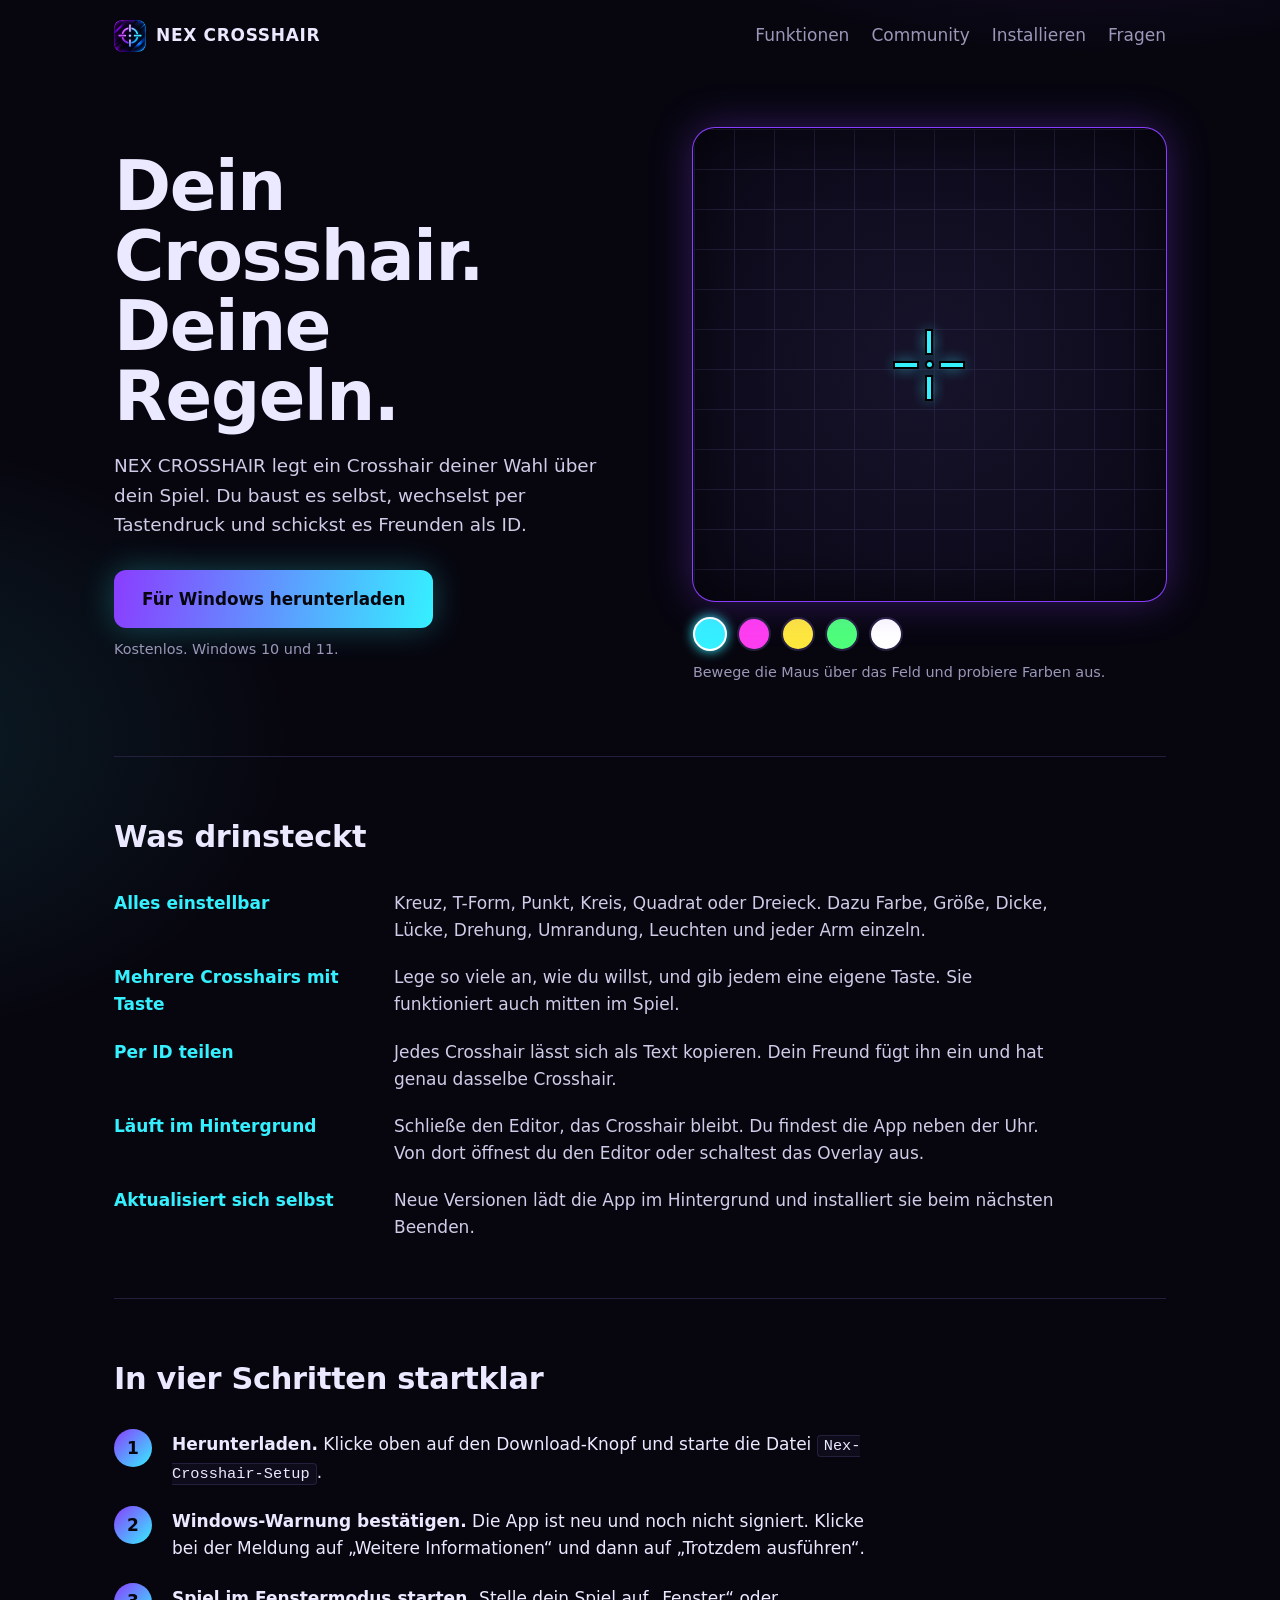
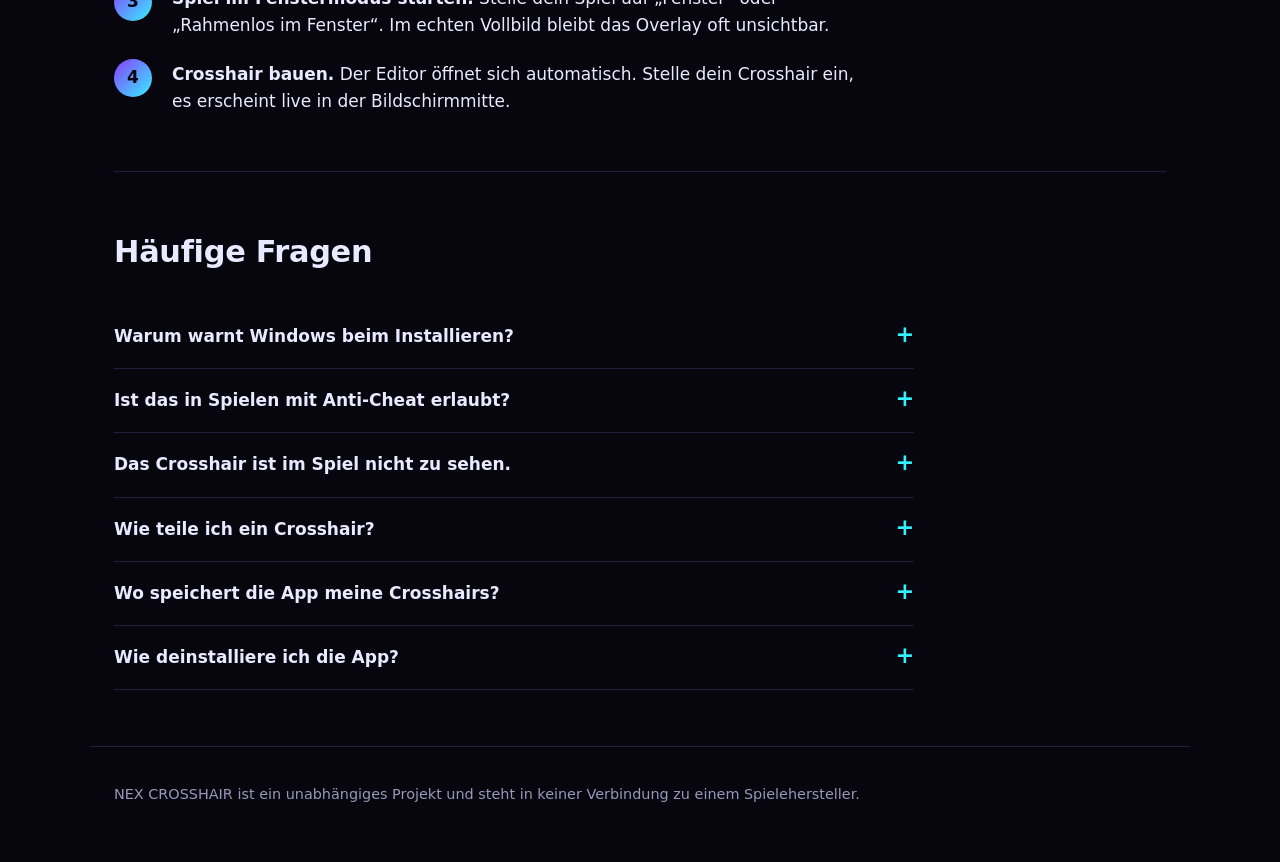
<file: index.html>
<!DOCTYPE html>
<html lang="de">
<head>
  <meta charset="UTF-8">
  <meta name="viewport" content="width=device-width, initial-scale=1">
  <title>NEX CROSSHAIR – Eigenes Crosshair für jedes Spiel</title>
  <meta name="description" content="NEX CROSSHAIR legt ein Crosshair deiner Wahl über dein Spiel. Selbst gestalten, per Taste wechseln, per ID mit Freunden teilen. Kostenlos für Windows.">
  <link rel="icon" href="icon.png">
  <link rel="stylesheet" href="style.css">
</head>
<body>

<header class="top">
  <a class="brand" href="#"><img src="icon.png" alt="" width="32" height="32"> NEX CROSSHAIR</a>
  <nav>
    <a href="#funktionen">Funktionen</a>
    <a href="community.html">Community</a>
    <a href="#installieren">Installieren</a>
    <a href="#faq">Fragen</a>
  </nav>
</header>

<main>
  <section class="hero">
    <div class="hero-text">
      <h1>Dein Crosshair. Deine Regeln.</h1>
      <p class="lead">NEX CROSSHAIR legt ein Crosshair deiner Wahl über dein Spiel. Du baust es selbst, wechselst per Tastendruck und schickst es Freunden als ID.</p>
      <div class="cta">
        <a id="download" class="btn" href="https://github.com/gabriel3213u/nex-crosshair/releases/latest">Für Windows herunterladen</a>
        <p id="dl-info" class="small">Kostenlos. Windows 10 und 11.</p>
      </div>
    </div>

    <div class="hero-demo">
      <div class="scope" id="scope" aria-label="Live-Vorschau: das Crosshair folgt deiner Maus">
        <div class="xh" id="xh"><i class="t"></i><i class="b"></i><i class="l"></i><i class="r"></i><i class="d"></i></div>
      </div>
      <div class="swatches" role="group" aria-label="Farbe ausprobieren">
        <button style="--c:#35f0ff" aria-label="Cyan" class="on"></button>
        <button style="--c:#ff3df0" aria-label="Magenta"></button>
        <button style="--c:#ffe83d" aria-label="Gelb"></button>
        <button style="--c:#4dff7a" aria-label="Grün"></button>
        <button style="--c:#ffffff" aria-label="Weiß"></button>
      </div>
      <p class="small">Bewege die Maus über das Feld und probiere Farben aus.</p>
    </div>
  </section>

  <section id="funktionen" class="block">
    <h2>Was drinsteckt</h2>
    <dl class="features">
      <dt>Alles einstellbar</dt>
      <dd>Kreuz, T-Form, Punkt, Kreis, Quadrat oder Dreieck. Dazu Farbe, Größe, Dicke, Lücke, Drehung, Umrandung, Leuchten und jeder Arm einzeln.</dd>
      <dt>Mehrere Crosshairs mit Taste</dt>
      <dd>Lege so viele an, wie du willst, und gib jedem eine eigene Taste. Sie funktioniert auch mitten im Spiel.</dd>
      <dt>Per ID teilen</dt>
      <dd>Jedes Crosshair lässt sich als Text kopieren. Dein Freund fügt ihn ein und hat genau dasselbe Crosshair.</dd>
      <dt>Läuft im Hintergrund</dt>
      <dd>Schließe den Editor, das Crosshair bleibt. Du findest die App neben der Uhr. Von dort öffnest du den Editor oder schaltest das Overlay aus.</dd>
      <dt>Aktualisiert sich selbst</dt>
      <dd>Neue Versionen lädt die App im Hintergrund und installiert sie beim nächsten Beenden.</dd>
    </dl>
  </section>

  <section id="installieren" class="block">
    <h2>In vier Schritten startklar</h2>
    <ol class="steps">
      <li><strong>Herunterladen.</strong> Klicke oben auf den Download-Knopf und starte die Datei <code>Nex-Crosshair-Setup</code>.</li>
      <li><strong>Windows-Warnung bestätigen.</strong> Die App ist neu und noch nicht signiert. Klicke bei der Meldung auf „Weitere Informationen“ und dann auf „Trotzdem ausführen“.</li>
      <li><strong>Spiel im Fenstermodus starten.</strong> Stelle dein Spiel auf „Fenster“ oder „Rahmenlos im Fenster“. Im echten Vollbild bleibt das Overlay oft unsichtbar.</li>
      <li><strong>Crosshair bauen.</strong> Der Editor öffnet sich automatisch. Stelle dein Crosshair ein, es erscheint live in der Bildschirmmitte.</li>
    </ol>
  </section>

  <section id="faq" class="block">
    <h2>Häufige Fragen</h2>
    <details>
      <summary>Warum warnt Windows beim Installieren?</summary>
      <p>Programme ohne bezahltes Signaturzertifikat zeigen „Unbekannter Herausgeber“. Das betrifft jede neue Software. Mit „Weitere Informationen“ und „Trotzdem ausführen“ geht es weiter. Auf Rechnern mit eingeschalteter Smart App Control kann Windows unsignierte Programme komplett blockieren.</p>
    </details>
    <details>
      <summary>Ist das in Spielen mit Anti-Cheat erlaubt?</summary>
      <p>NEX CROSSHAIR verändert keine Spieldateien und liest nichts aus dem Spiel. Es legt nur ein durchsichtiges Fenster darüber. Trotzdem verbieten manche Spiele, Server oder Turniere Overlays von Drittprogrammen. Lies vorher die Regeln deines Spiels. Die Nutzung geschieht auf eigene Verantwortung.</p>
    </details>
    <details>
      <summary>Das Crosshair ist im Spiel nicht zu sehen.</summary>
      <p>Stelle das Spiel auf „Fenster“ oder „Rahmenlos im Fenster“. Prüfe außerdem, ob das Overlay eingeschaltet ist (Standardtaste F8 oder Tray-Symbol neben der Uhr). Sitzt es nicht ganz mittig, korrigierst du es im Editor mit „Versatz X“ und „Versatz Y“.</p>
    </details>
    <details>
      <summary>Wie teile ich ein Crosshair?</summary>
      <p>Wähle es im Editor aus und klicke auf „ID dieses Crosshairs kopieren“. Schicke den Text an einen Freund. Er fügt ihn unter „Teilen“ ein und klickt auf „Importieren“. Die Taste gehört nicht zur ID, die legt jeder selbst fest.</p>
    </details>
    <details>
      <summary>Wo speichert die App meine Crosshairs?</summary>
      <p>Lokal auf deinem PC im Ordner <code>%APPDATA%\NexCrosshair</code>. Es werden keine Daten an einen Server geschickt.</p>
    </details>
    <details>
      <summary>Wie deinstalliere ich die App?</summary>
      <p>Windows-Einstellungen, „Apps“, „Installierte Apps“, NEX CROSSHAIR auswählen und deinstallieren. Deine gespeicherten Crosshairs bleiben im Ordner oben liegen, bis du ihn löschst.</p>
    </details>
  </section>
</main>

<footer>
  <p>NEX CROSSHAIR ist ein unabhängiges Projekt und steht in keiner Verbindung zu einem Spielehersteller.</p>
</footer>

<script src="script.js"></script>
</body>
</html>
</file>
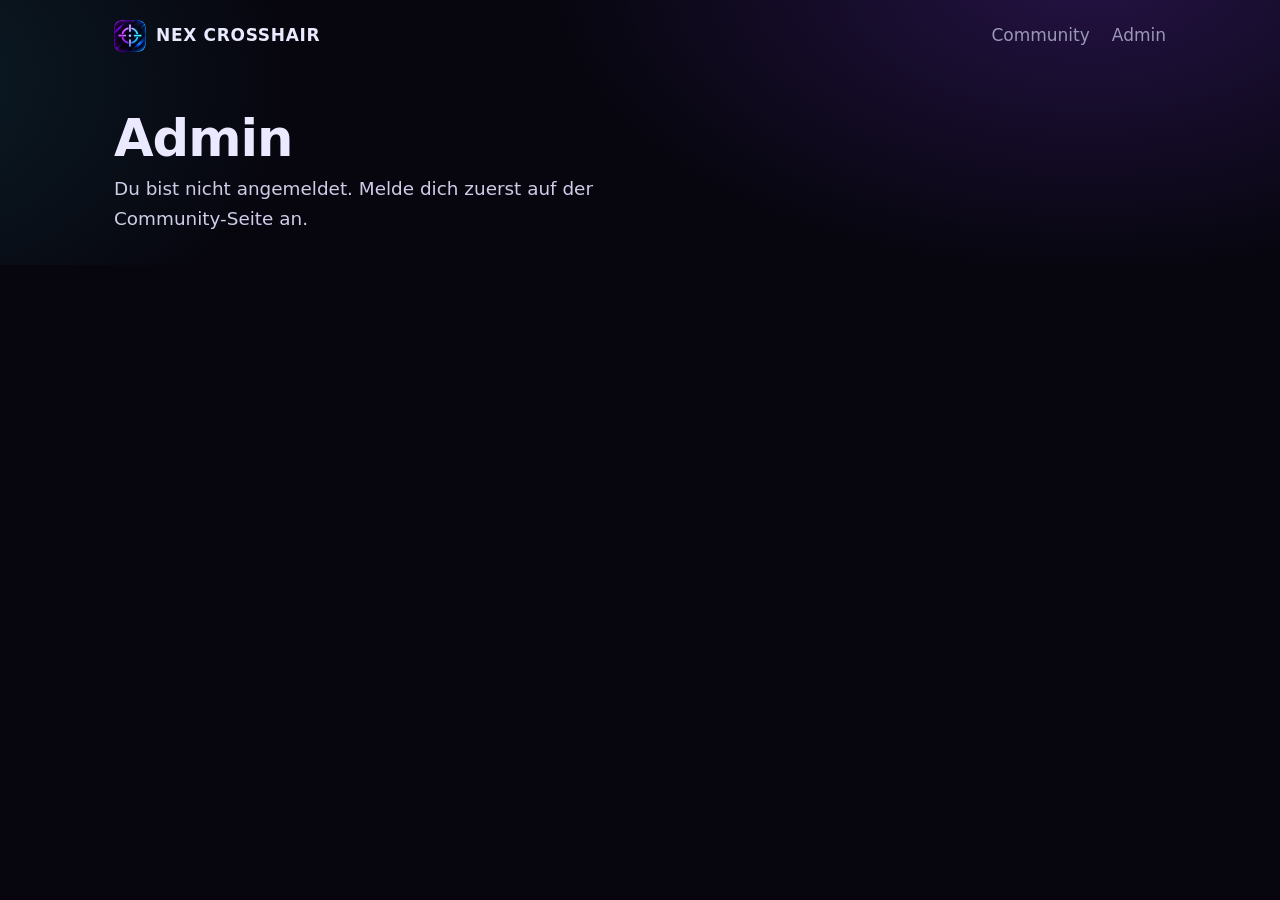
<file: admin.html>
<!DOCTYPE html>
<html lang="de">
<head>
  <meta charset="UTF-8">
  <meta name="viewport" content="width=device-width, initial-scale=1">
  <meta name="robots" content="noindex">
  <title>Admin – NEX CROSSHAIR</title>
  <link rel="icon" href="icon.png">
  <link rel="stylesheet" href="style.css">
  <link rel="stylesheet" href="community.css">
  <link rel="stylesheet" href="admin.css">
</head>
<body>

<header class="top">
  <a class="brand" href="index.html"><img src="icon.png" alt="" width="32" height="32"> NEX CROSSHAIR</a>
  <nav>
    <a href="community.html">Community</a>
    <a href="admin.html" aria-current="page">Admin</a>
  </nav>
</header>

<main>
  <section class="c-head">
    <div>
      <h1 class="c-title">Admin</h1>
      <p id="who" class="lead">Wird geprüft ...</p>
    </div>
  </section>

  <p id="notice" class="notice" role="status" hidden></p>

  <div id="panel" hidden>
    <div class="tabs" role="tablist">
      <button class="tab on" data-tab="reports" role="tab" type="button">Meldungen</button>
      <button class="tab" data-tab="hidden" role="tab" type="button">Versteckt</button>
      <button class="tab" data-tab="banned" role="tab" type="button">Gesperrte Nutzer</button>
    </div>
    <p id="empty" class="small" hidden></p>
    <div id="list" class="grid"></div>
  </div>
</main>

<script src="draw.js"></script>
<script src="admin.js"></script>
</body>
</html>
</file>
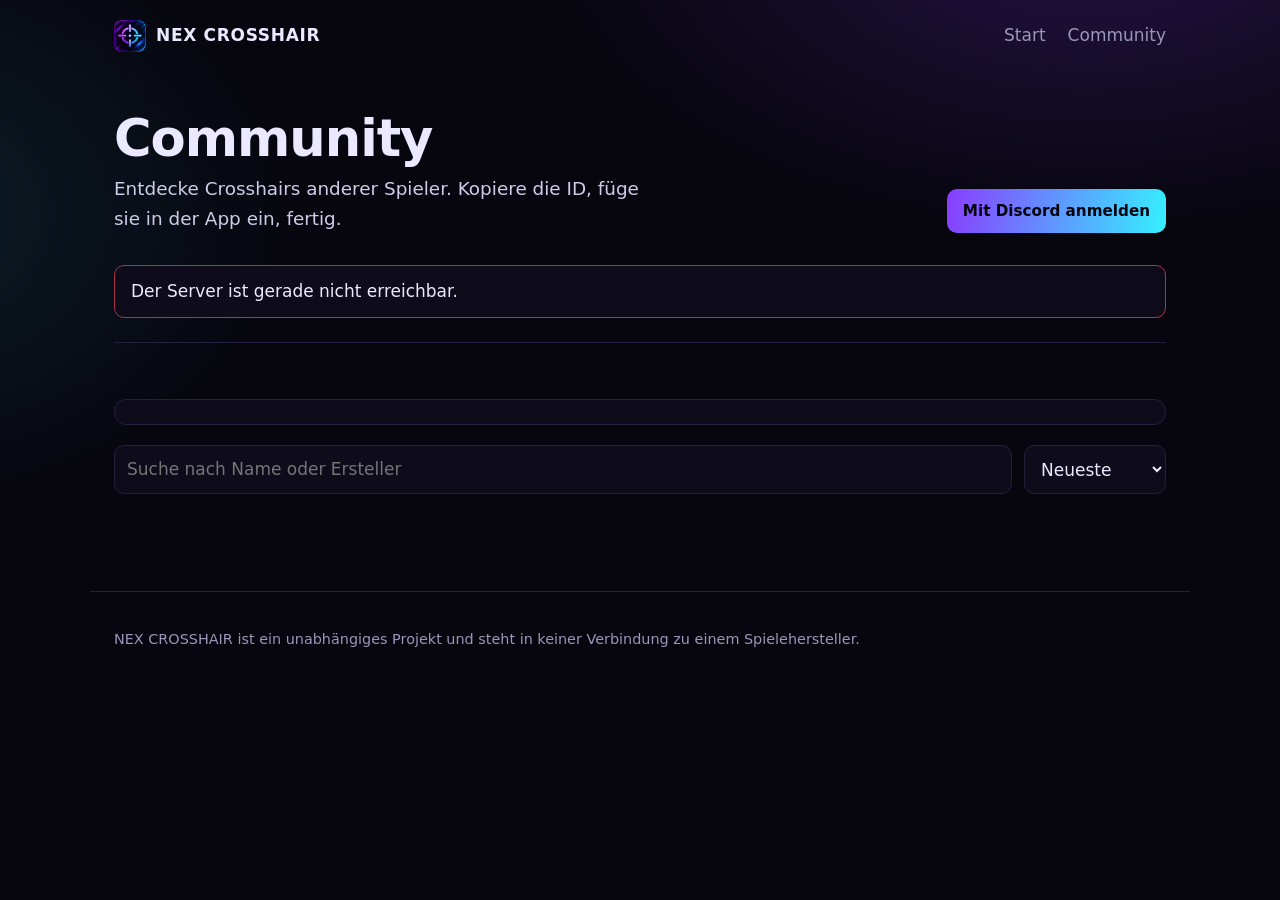
<file: community.html>
<!DOCTYPE html>
<html lang="de">
<head>
  <meta charset="UTF-8">
  <meta name="viewport" content="width=device-width, initial-scale=1">
  <title>Community – NEX CROSSHAIR</title>
  <meta name="description" content="Crosshairs der NEX CROSSHAIR Community: ansehen, ID kopieren und selbst veröffentlichen.">
  <link rel="icon" href="icon.png">
  <link rel="stylesheet" href="style.css">
  <link rel="stylesheet" href="community.css">
</head>
<body>

<header class="top">
  <a class="brand" href="index.html"><img src="icon.png" alt="" width="32" height="32"> NEX CROSSHAIR</a>
  <nav>
    <a href="index.html">Start</a>
    <a href="community.html" aria-current="page">Community</a>
  </nav>
</header>

<main>
  <section class="c-head">
    <div>
      <h1 class="c-title">Community</h1>
      <p class="lead">Entdecke Crosshairs anderer Spieler. Kopiere die ID, füge sie in der App ein, fertig.</p>
    </div>
    <div id="auth-box" class="auth-box"></div>
  </section>

  <p id="notice" class="notice" role="status" hidden></p>

  <section id="upload" class="block" hidden>
    <h2>Eigenes Crosshair veröffentlichen</h2>
    <p class="small up-hint">Kopiere in der App bei deinem Crosshair auf „ID dieses Crosshairs kopieren“ und füge sie hier ein. Keine beleidigenden oder rechtswidrigen Namen und Texte. Inhalte können gemeldet und entfernt werden.</p>
    <div class="up-grid">
      <div class="up-fields">
        <label for="up-id">ID aus der App</label>
        <textarea id="up-id" rows="3" maxlength="3000" placeholder="CH1-..."></textarea>
        <label for="up-name">Name</label>
        <input id="up-name" type="text" maxlength="40">
        <label for="up-desc">Beschreibung (optional)</label>
        <input id="up-desc" type="text" maxlength="200">
        <button id="up-send" class="btn-s primary" type="button" disabled>Veröffentlichen</button>
        <p id="up-msg" class="small" role="status"></p>
      </div>
      <div class="preview-box"><canvas id="up-preview" width="160" height="160"></canvas></div>
    </div>
  </section>

  <section class="block">
    <div id="profile-banner" class="profile-banner" hidden></div>
    <div class="toolbar">
      <input id="search" type="search" maxlength="40" placeholder="Suche nach Name oder Ersteller" aria-label="Suche">
      <select id="sort" aria-label="Sortierung">
        <option value="new">Neueste</option>
        <option value="popular">Beliebteste</option>
      </select>
    </div>
    <div id="grid" class="grid"></div>
    <p id="empty" class="small" hidden>Hier gibt es noch nichts. Sei der Erste!</p>
    <p><button id="more" class="btn-s" type="button" hidden>Mehr laden</button></p>
  </section>
</main>

<footer>
  <p>NEX CROSSHAIR ist ein unabhängiges Projekt und steht in keiner Verbindung zu einem Spielehersteller.</p>
</footer>

<script src="draw.js"></script>
<script src="community.js"></script>
</body>
</html>
</file>
<file: style.css>
:root{
  --ink:#07060f; --panel:#0e0c1b; --line:#241f3d;
  --violet:#8a3dff; --cyan:#35f0ff;
  --text:#ebe9ff; --muted:#9a97b8;
  --font:Bahnschrift,"Segoe UI Variable Display","Segoe UI",system-ui,sans-serif;
}
*{box-sizing:border-box}
html{scroll-behavior:smooth}
@media (prefers-reduced-motion:reduce){html{scroll-behavior:auto}}
body{
  margin:0;background:var(--ink);color:var(--text);font-family:var(--font);
  line-height:1.6;font-size:17px;
  background-image:radial-gradient(900px 500px at 85% -10%,rgba(138,61,255,.22),transparent 60%),
                   radial-gradient(700px 500px at -10% 30%,rgba(53,240,255,.10),transparent 60%);
  background-repeat:no-repeat;
}
a{color:var(--cyan)}
a:focus-visible,button:focus-visible,summary:focus-visible{outline:3px solid var(--cyan);outline-offset:3px}
code{background:var(--panel);border:1px solid var(--line);padding:1px 6px;border-radius:4px;font-size:.9em}

.top{display:flex;justify-content:space-between;align-items:center;gap:16px;max-width:1100px;margin:0 auto;padding:20px 24px}
.brand{display:flex;align-items:center;gap:10px;color:var(--text);text-decoration:none;font-weight:700;letter-spacing:.04em}
.brand img{border-radius:8px}
.top nav{display:flex;gap:22px}
.top nav a{color:var(--muted);text-decoration:none}
.top nav a:hover{color:var(--text)}

main{max-width:1100px;margin:0 auto;padding:0 24px}

.hero{display:grid;grid-template-columns:1.05fr .95fr;gap:56px;align-items:center;padding:56px 0 72px}
h1{font-size:clamp(2.4rem,5.6vw,4.3rem);line-height:1.02;margin:0 0 20px;font-weight:800;letter-spacing:-.02em;max-width:11ch}
.lead{font-size:1.15rem;color:#cfcce8;max-width:46ch;margin:0 0 30px}
.small{color:var(--muted);font-size:.9rem;margin:10px 0 0}

.btn{
  display:inline-block;padding:16px 28px;border-radius:12px;color:#07060f;font-weight:700;font-size:1.05rem;
  text-decoration:none;background:linear-gradient(100deg,var(--violet),var(--cyan));
  box-shadow:0 0 32px rgba(53,240,255,.28);
}
.btn:hover{filter:brightness(1.12)}

.scope{
  position:relative;aspect-ratio:1/1;border-radius:22px;overflow:hidden;cursor:none;touch-action:none;
  background:
    linear-gradient(var(--line) 1px,transparent 1px) 0 0/40px 40px,
    linear-gradient(90deg,var(--line) 1px,transparent 1px) 0 0/40px 40px,
    radial-gradient(circle at 50% 50%,#17132b,#0a0816);
  border:1px solid transparent;
  background-clip:padding-box;
  box-shadow:0 0 0 1px var(--violet),0 0 40px rgba(138,61,255,.35),inset 0 0 60px rgba(0,0,0,.6);
}
.xh{--c:#35f0ff;position:absolute;left:50%;top:50%;width:0;height:0;pointer-events:none}
.xh i{position:absolute;background:var(--c);box-shadow:0 0 0 2px #000,0 0 14px var(--c)}
.xh .t{width:4px;height:22px;left:-2px;top:-34px}
.xh .b{width:4px;height:22px;left:-2px;top:12px}
.xh .l{width:22px;height:4px;top:-2px;left:-34px}
.xh .r{width:22px;height:4px;top:-2px;left:12px}
.xh .d{width:5px;height:5px;left:-2.5px;top:-2.5px;border-radius:50%}

.swatches{display:flex;gap:10px;margin-top:16px}
.swatches button{width:34px;height:34px;border-radius:50%;border:2px solid var(--line);background:var(--c);cursor:pointer}
.swatches button.on{border-color:#fff;box-shadow:0 0 12px var(--c)}

.block{padding:56px 0;border-top:1px solid var(--line)}
h2{font-size:1.9rem;margin:0 0 28px;letter-spacing:-.01em}

.features{display:grid;grid-template-columns:minmax(0,15rem) 1fr;gap:20px 40px;margin:0}
.features dt{font-weight:700;color:var(--cyan)}
.features dd{margin:0;color:#cfcce8;max-width:62ch}

.steps{margin:0;padding:0;list-style:none;counter-reset:s;display:grid;gap:22px;max-width:70ch}
.steps li{counter-increment:s;padding-left:58px;position:relative}
.steps li::before{
  content:counter(s);position:absolute;left:0;top:-2px;width:38px;height:38px;border-radius:50%;
  display:grid;place-items:center;font-weight:700;color:#07060f;background:linear-gradient(135deg,var(--violet),var(--cyan));
}

details{border-bottom:1px solid var(--line);max-width:74ch}
summary{cursor:pointer;padding:18px 0;font-weight:600;list-style:none;display:flex;justify-content:space-between;gap:16px}
summary::-webkit-details-marker{display:none}
summary::after{content:"+";color:var(--cyan);font-size:1.4rem;line-height:1}
details[open] summary::after{content:"–"}
details p{margin:0 0 18px;color:#cfcce8}

footer{max-width:1100px;margin:0 auto;padding:36px 24px 56px;border-top:1px solid var(--line);color:var(--muted);font-size:.9rem}
footer p{margin:0}

@media (max-width:820px){
  .hero{grid-template-columns:1fr;gap:36px;padding-top:24px}
  .features{grid-template-columns:1fr;gap:4px}
  .features dd{margin-bottom:16px}
  .top nav{gap:14px;font-size:.95rem}
  .scope{cursor:default}
}
</file>
<file: community.css>
.c-head{display:flex;justify-content:space-between;align-items:flex-end;gap:24px;padding:40px 0 32px;flex-wrap:wrap}
.c-title{font-size:clamp(2rem,4.5vw,3.2rem);margin:0 0 10px;font-weight:800;letter-spacing:-.02em;max-width:none}
.c-head .lead{margin:0}

.auth-box{display:flex;align-items:center;gap:12px}
.auth-box .who{display:flex;align-items:center;gap:10px;color:var(--text)}
.auth-box img{width:34px;height:34px;border-radius:50%;border:1px solid var(--line)}

.btn-s{
  font:inherit;font-size:.95rem;font-weight:600;color:var(--text);background:var(--panel);
  border:1px solid var(--line);border-radius:10px;padding:10px 16px;cursor:pointer;
}
.btn-s:hover{border-color:var(--cyan)}
.btn-s:disabled{opacity:.45;cursor:not-allowed;border-color:var(--line)}
.btn-s.primary{color:#07060f;border:0;background:linear-gradient(100deg,var(--violet),var(--cyan))}
.btn-s.danger:hover{border-color:#ff5d73;color:#ff8a9a}
.btn-s.small-btn{padding:6px 12px;font-size:.85rem}

.notice{padding:12px 16px;border-radius:10px;border:1px solid var(--line);background:var(--panel);margin:0 0 24px}
.notice.ok{border-color:#2d8a52}
.notice.err{border-color:#a8364a}

.up-grid{display:grid;grid-template-columns:1fr 200px;gap:32px;align-items:start}
.up-fields label{display:block;margin:14px 0 6px;color:var(--muted);font-size:.9rem}
.up-fields button{margin-top:18px}
input[type=text],input[type=search],textarea,select{
  width:100%;font:inherit;color:var(--text);background:var(--panel);border:1px solid var(--line);
  border-radius:10px;padding:10px 12px;
}
textarea{resize:vertical}
input:focus-visible,textarea:focus-visible,select:focus-visible{outline:3px solid var(--cyan);outline-offset:2px}
.up-hint{max-width:70ch;margin:0 0 4px}

.preview-box,.thumb{
  border-radius:14px;overflow:hidden;
  background:
    linear-gradient(var(--line) 1px,transparent 1px) 0 0/20px 20px,
    linear-gradient(90deg,var(--line) 1px,transparent 1px) 0 0/20px 20px,
    radial-gradient(circle at 50% 50%,#17132b,#0a0816);
}
.preview-box canvas,.thumb canvas{display:block;width:100%;height:auto}

.toolbar{display:flex;gap:12px;margin-bottom:24px;flex-wrap:wrap}
.toolbar input{flex:1 1 240px}
.toolbar select{width:auto}

.profile-banner{display:flex;align-items:center;gap:14px;margin-bottom:20px;padding:12px 16px;border:1px solid var(--line);border-radius:12px;background:var(--panel)}
.profile-banner img{width:40px;height:40px;border-radius:50%}
.profile-banner a{margin-left:auto}

.grid{display:grid;grid-template-columns:repeat(auto-fill,minmax(230px,1fr));gap:20px}
.card{border:1px solid var(--line);border-radius:16px;background:var(--panel);overflow:hidden;display:flex;flex-direction:column}
.card .body{padding:14px 16px 16px;display:flex;flex-direction:column;gap:8px;flex:1}
.card h3{margin:0;font-size:1.05rem;overflow-wrap:anywhere}
.card .by{display:flex;align-items:center;gap:8px;font-size:.88rem;color:var(--muted);text-decoration:none}
.card .by img{width:20px;height:20px;border-radius:50%}
.card .by:hover{color:var(--text)}
.card .desc{margin:0;font-size:.9rem;color:#cfcce8;overflow-wrap:anywhere}
.card .idrow{display:flex;align-items:center;gap:8px;margin-top:auto;padding-top:6px;flex-wrap:wrap}
.card code{font-size:.95rem;letter-spacing:.06em}
.card .meta{font-size:.8rem;color:var(--muted)}
.card .actions{display:flex;gap:8px;flex-wrap:wrap}

@media (max-width:700px){
  .up-grid{grid-template-columns:1fr}
  .preview-box{max-width:200px}
}
</file>
<file: admin.css>
.tabs{display:flex;gap:8px;margin-bottom:24px;flex-wrap:wrap}
.tab{font:inherit;font-weight:600;color:var(--muted);background:transparent;border:1px solid var(--line);border-radius:10px;padding:10px 18px;cursor:pointer}
.tab.on{color:var(--text);border-color:var(--cyan)}
.reason{border-left:3px solid #a8364a;padding-left:10px;font-size:.9rem;color:#e9d4d8;overflow-wrap:anywhere}
.reason small{display:block;color:var(--muted);margin-top:4px}
.user-card{padding:16px;display:flex;flex-direction:column;gap:10px}
.user-card .row{display:flex;align-items:center;gap:10px}
.user-card img{width:36px;height:36px;border-radius:50%}
.card.hiddenbadge .thumb{opacity:.55}
</file>
